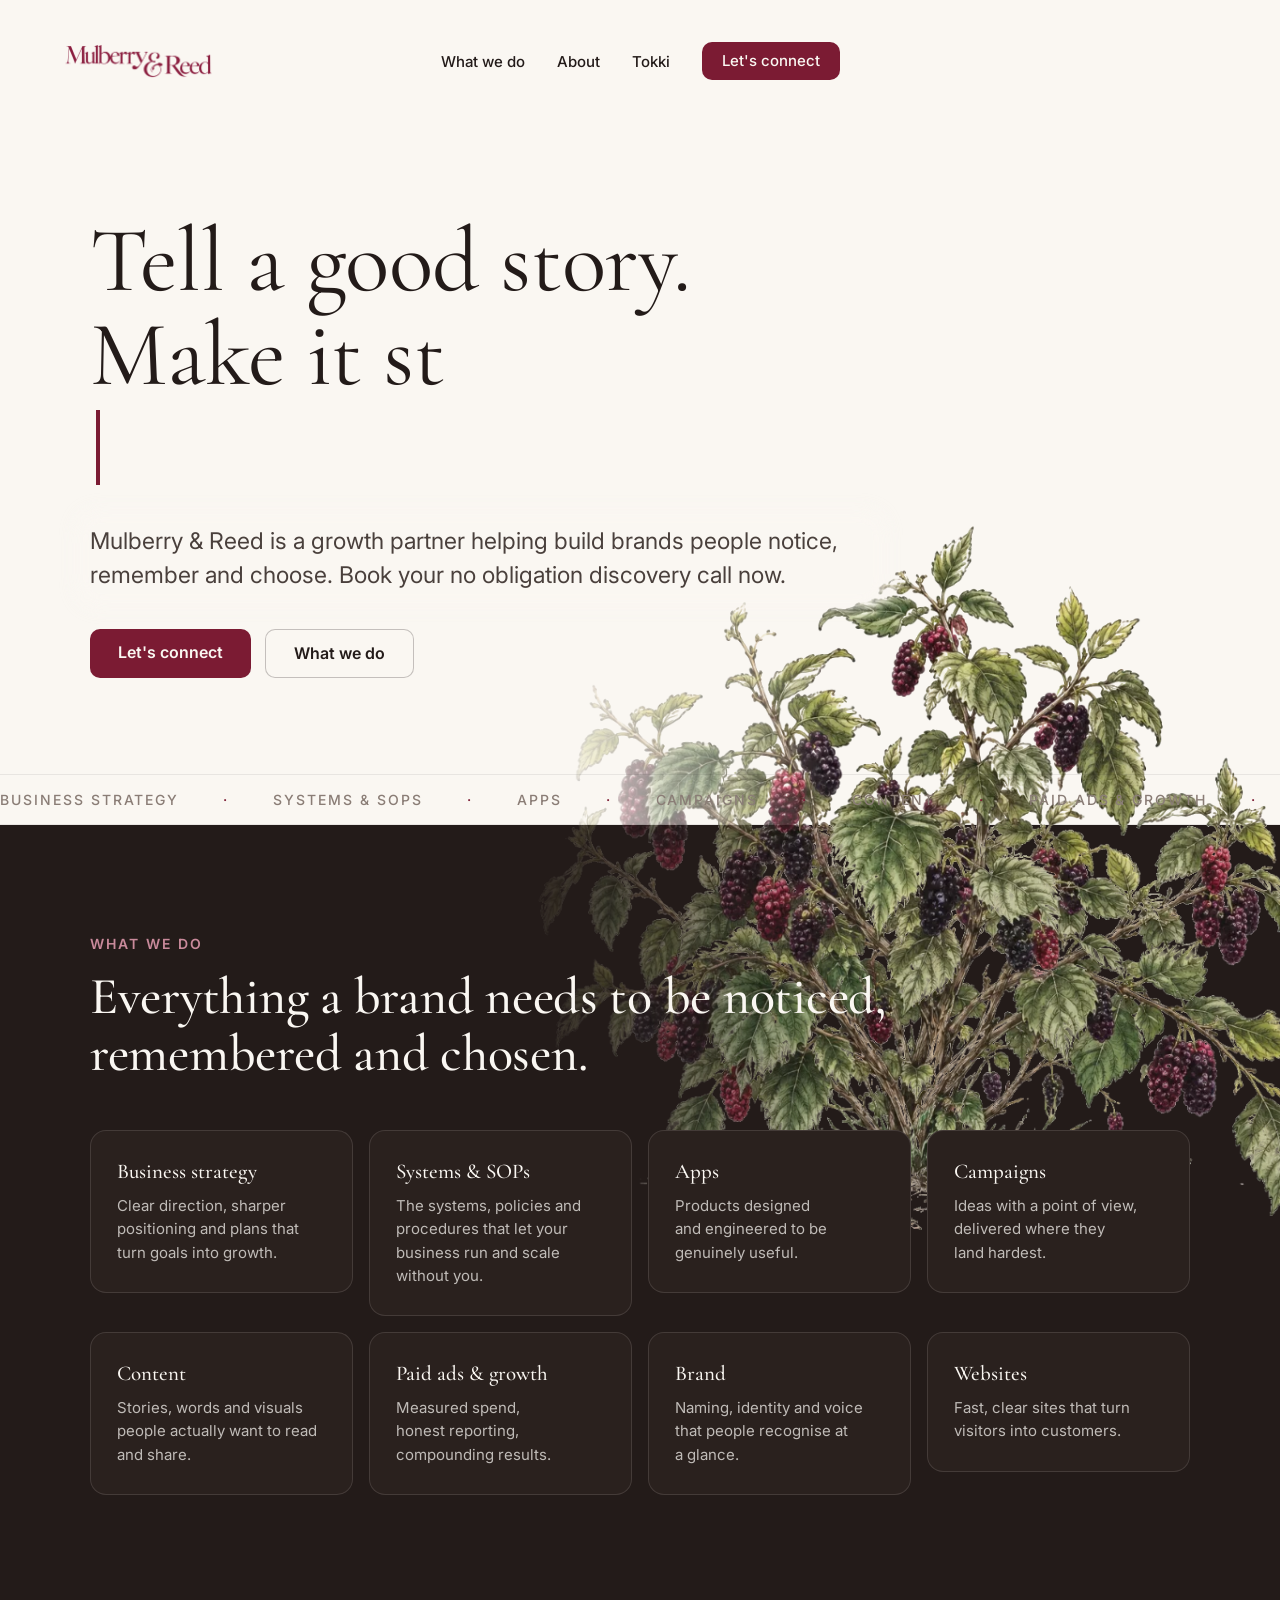
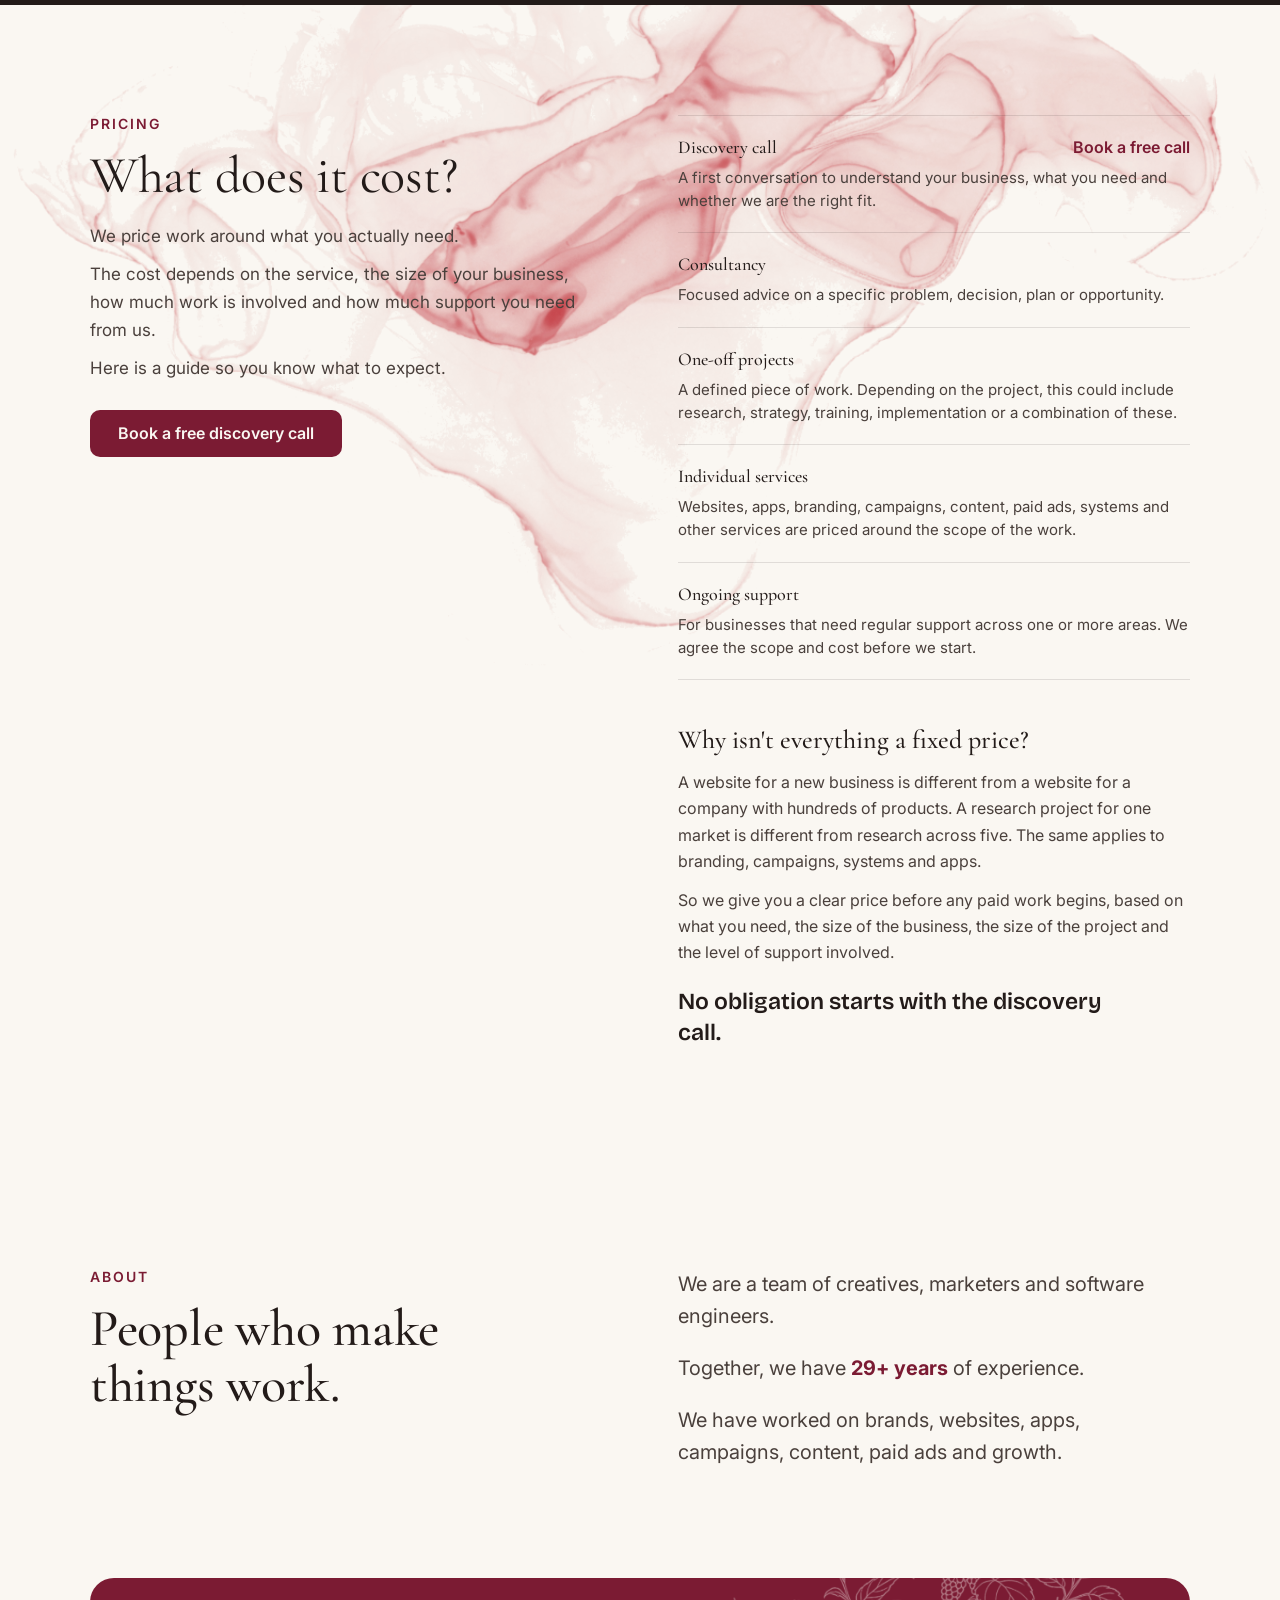
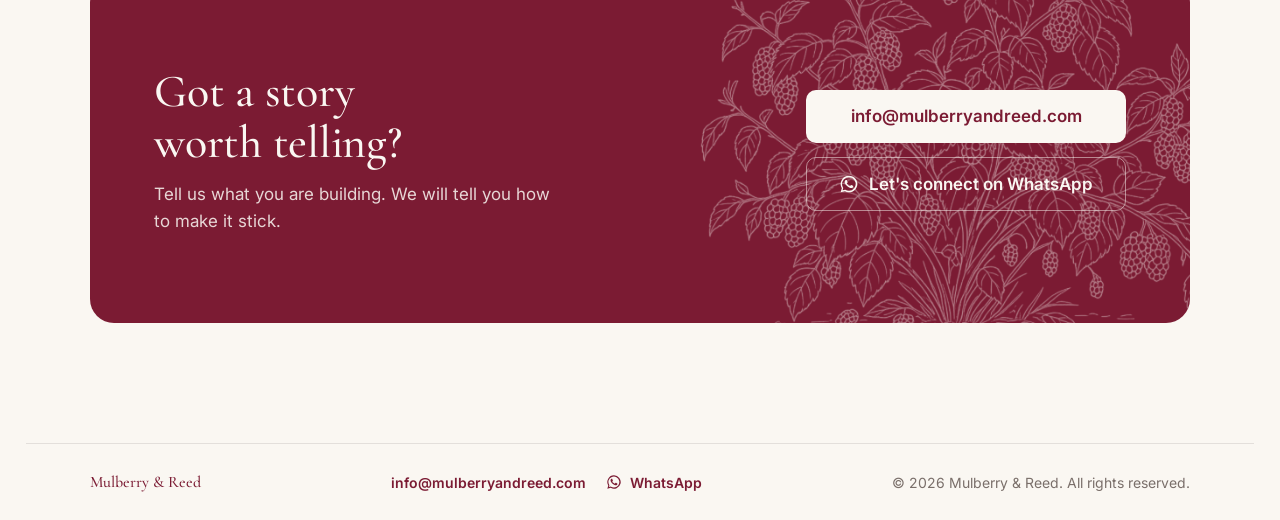
<file: index.html>
<!doctype html>
<html lang="en">
<head>
<meta charset="utf-8"><meta name="viewport" content="width=device-width, initial-scale=1">
<link rel="icon" href="data:image/svg+xml,%3Csvg xmlns=%22http://www.w3.org/2000/svg%22 viewBox=%220 0 100 100%22%3E%3Crect width=%22100%22 height=%22100%22 fill=%22%23FAF7F2%22/%3E%3Ctext x=%2250%22 y=%2262%22 text-anchor=%22middle%22 font-family=%22Georgia,serif%22 font-size=%2234%22 fill=%22%237B1B33%22%3EM%26amp;R%3C/text%3E%3C/svg%3E">
<link rel="preconnect" href="https://fonts.googleapis.com"><link rel="preconnect" href="https://fonts.gstatic.com" crossorigin>
<link rel="stylesheet" href="https://fonts.googleapis.com/css2?family=Cormorant+Garamond:ital,wght@0,400;0,500;1,400&family=Inter:wght@400;500;600&family=Bricolage+Grotesque:wght@600&display=swap">
<title>Mulberry &amp; Reed</title>
<meta name="description" content="Mulberry &amp; Reed is a growth partner helping build brands people notice, remember and choose.">
  <script type="module" crossorigin src="./assets/index-BdRgzz8q.js"></script>
  <link rel="modulepreload" crossorigin href="./assets/Chrome-S3u_4Phd.js">
  <link rel="stylesheet" crossorigin href="./assets/Chrome-39Fp-Ons.css">
  <link rel="stylesheet" crossorigin href="./assets/index-BgvQ0B6Y.css">
</head>
<body><div id="root"></div></body>
</html>
</file>
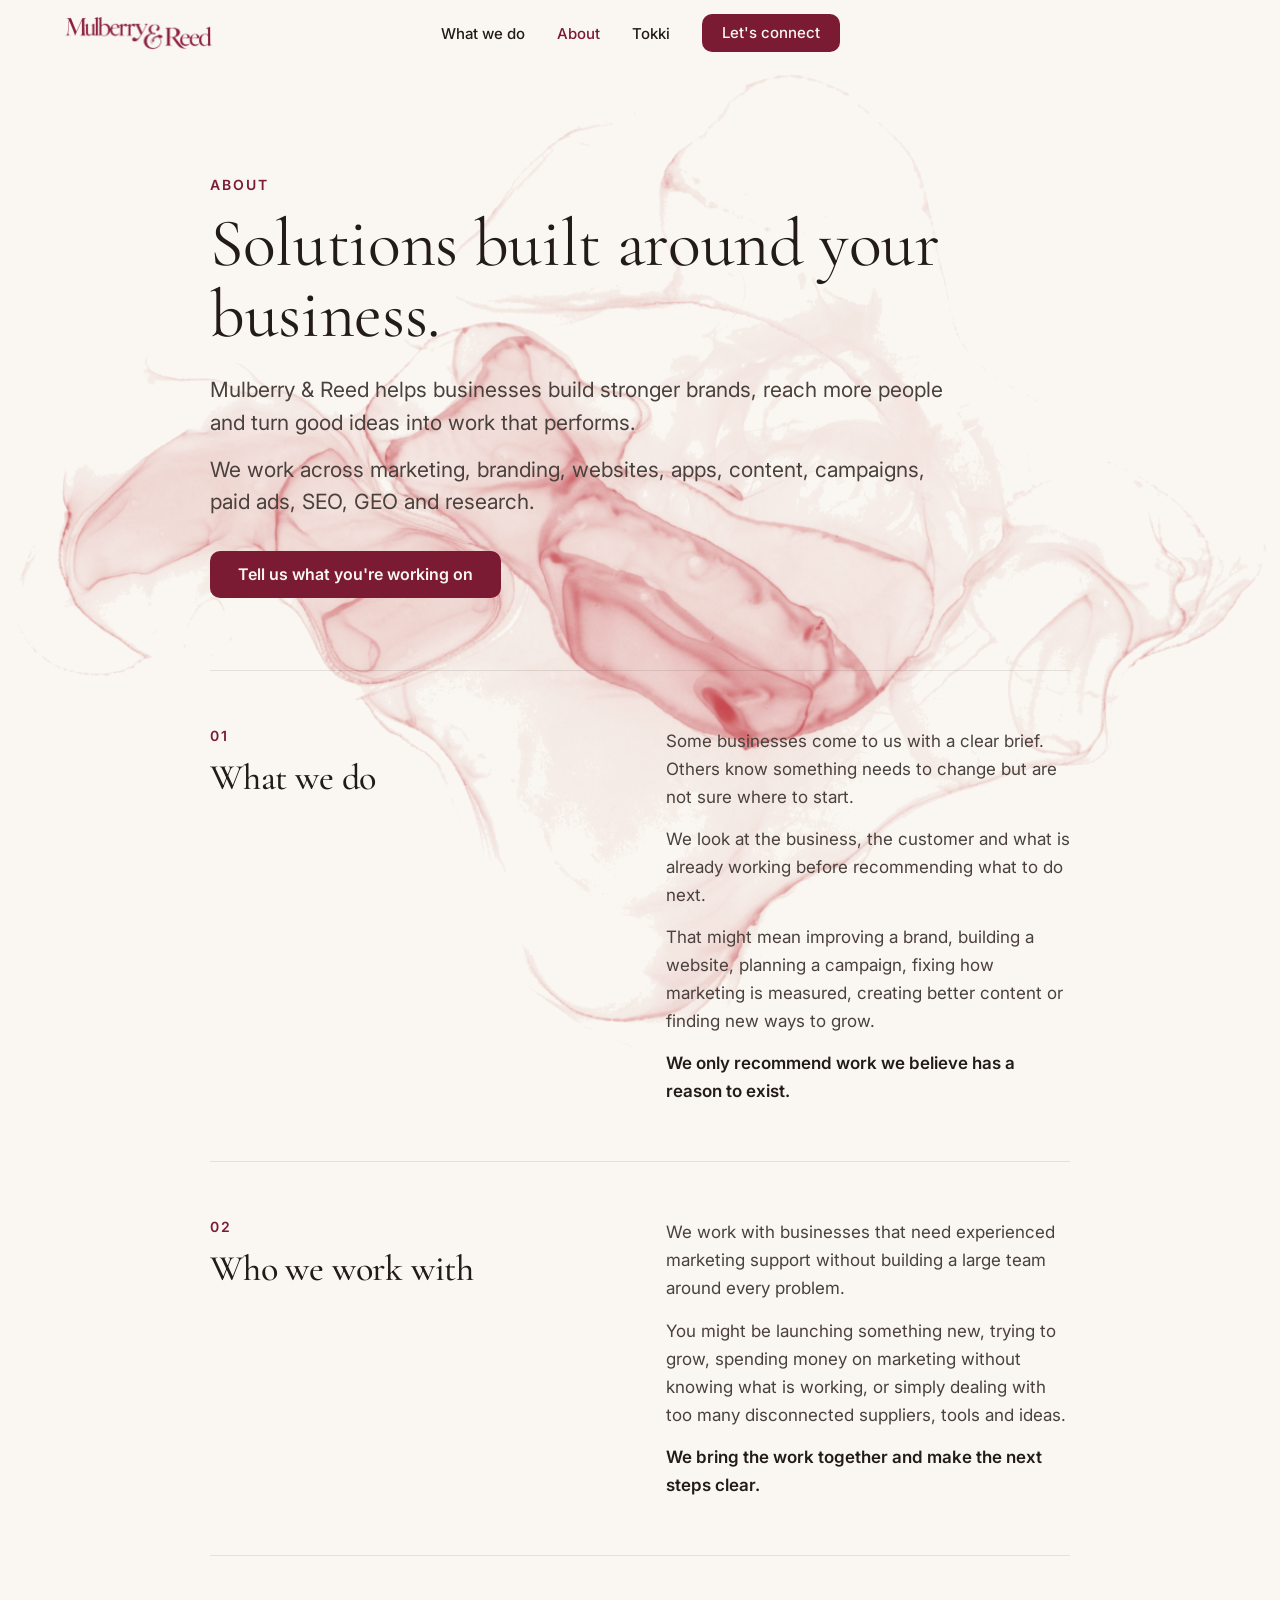
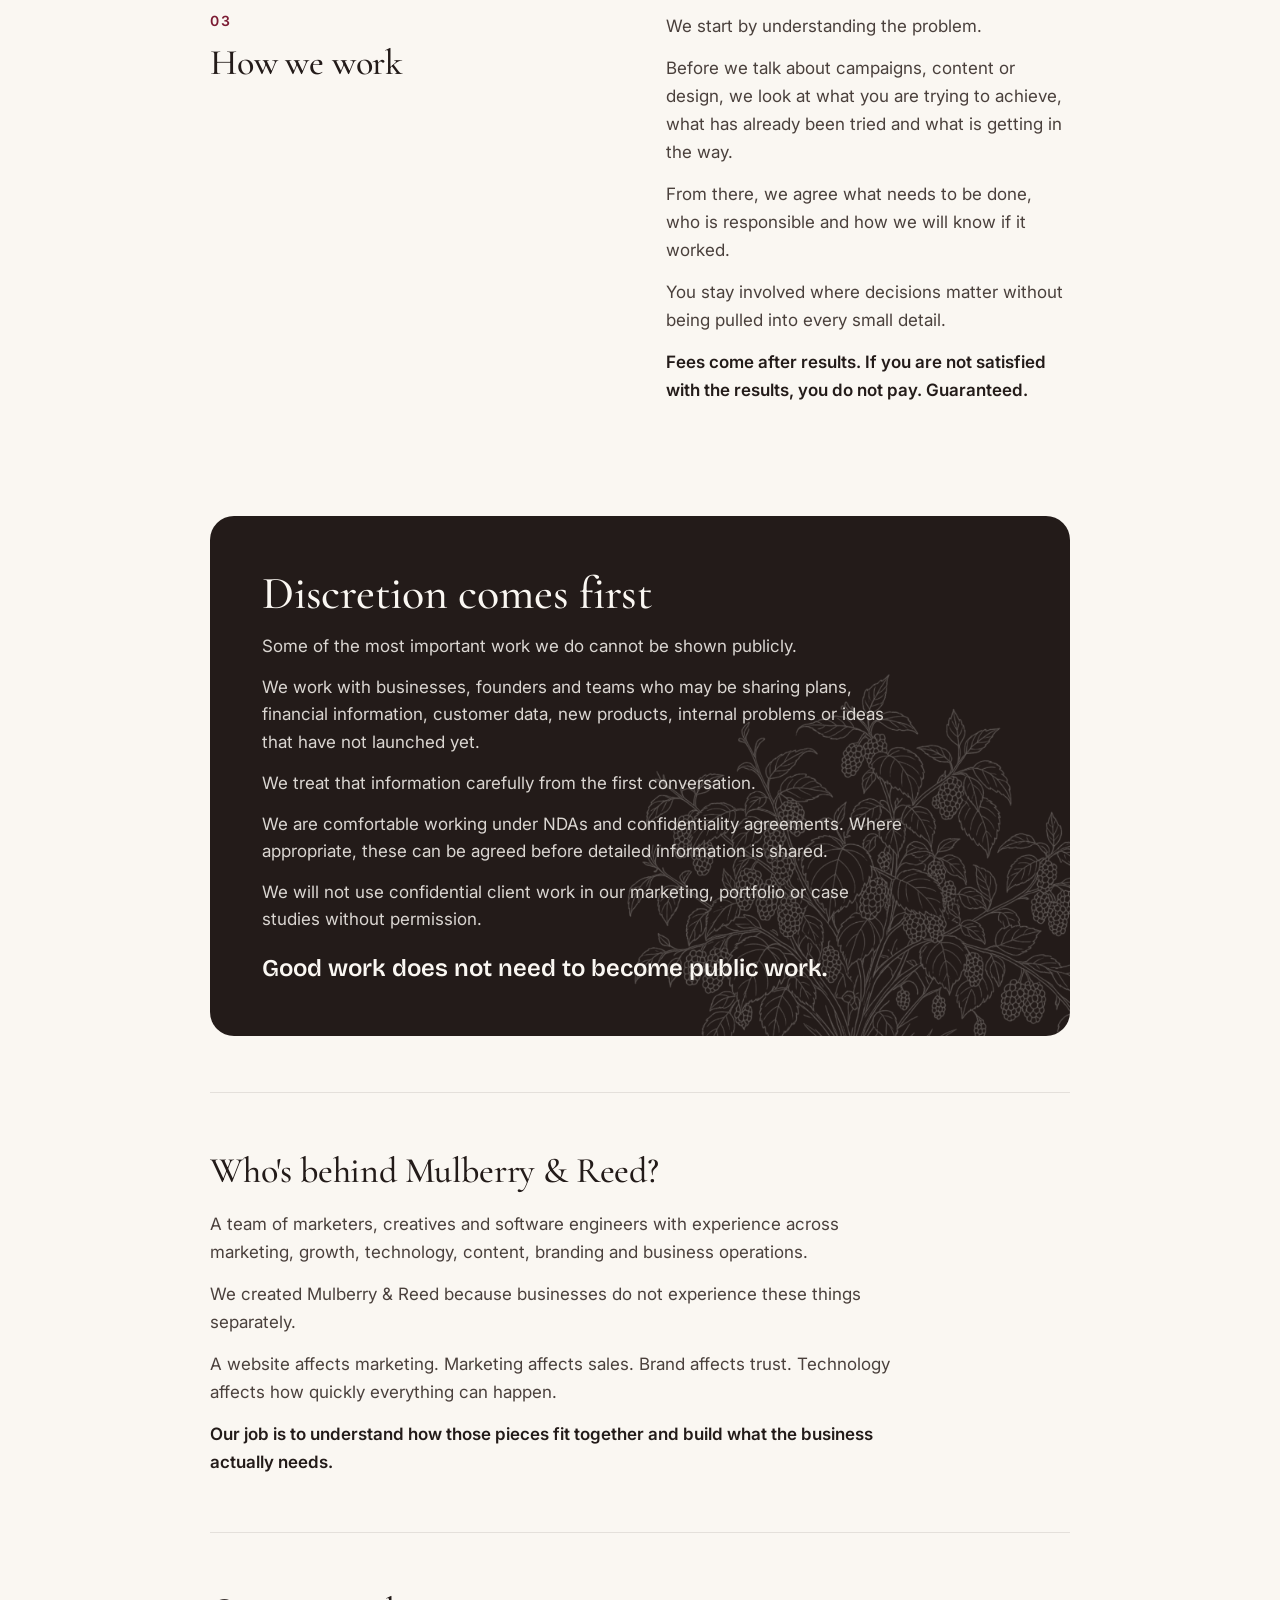
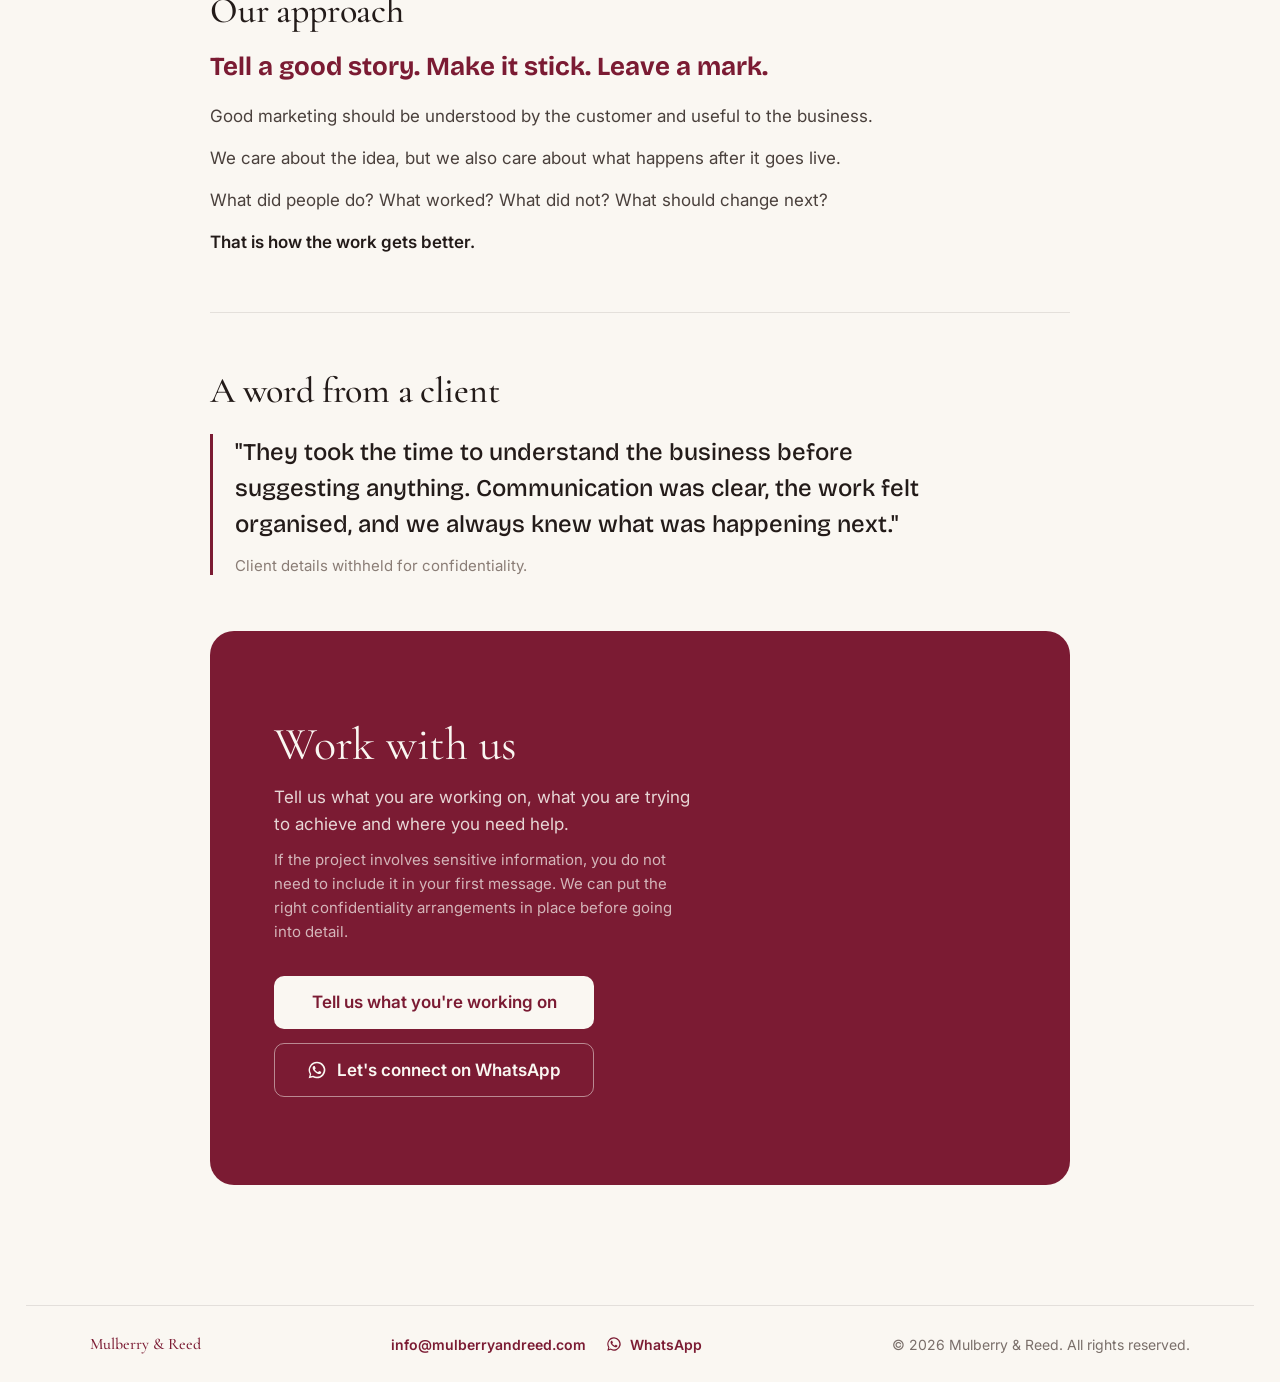
<file: about.html>
<!doctype html>
<html lang="en">
<head>
<meta charset="utf-8"><meta name="viewport" content="width=device-width, initial-scale=1">
<link rel="icon" href="data:image/svg+xml,%3Csvg xmlns=%22http://www.w3.org/2000/svg%22 viewBox=%220 0 100 100%22%3E%3Crect width=%22100%22 height=%22100%22 fill=%22%23FAF7F2%22/%3E%3Ctext x=%2250%22 y=%2262%22 text-anchor=%22middle%22 font-family=%22Georgia,serif%22 font-size=%2234%22 fill=%22%237B1B33%22%3EM%26amp;R%3C/text%3E%3C/svg%3E">
<link rel="preconnect" href="https://fonts.googleapis.com"><link rel="preconnect" href="https://fonts.gstatic.com" crossorigin>
<link rel="stylesheet" href="https://fonts.googleapis.com/css2?family=Cormorant+Garamond:ital,wght@0,400;0,500;1,400&family=Inter:wght@400;500;600&family=Bricolage+Grotesque:wght@600&display=swap">
<title>About — Mulberry &amp; Reed</title>
<meta name="description" content="Solutions built around your business.">
  <script type="module" crossorigin src="./assets/about-C4JB9OCu.js"></script>
  <link rel="modulepreload" crossorigin href="./assets/Chrome-S3u_4Phd.js">
  <link rel="stylesheet" crossorigin href="./assets/Chrome-39Fp-Ons.css">
</head>
<body><div id="root"></div></body>
</html>
</file>
<file: assets/Chrome-39Fp-Ons.css>
@font-face{font-family:KOSansAr;src:url(./KOSans-Thin-DN9vY0C1.otf) format("opentype");font-weight:100;font-display:block}@font-face{font-family:KOSansAr;src:url(./KOSans-ExtraLight-Nbz1XB18.otf) format("opentype");font-weight:200;font-display:block}@font-face{font-family:KOSansAr;src:url(./KOSans-Light-nRBXGKPF.otf) format("opentype");font-weight:300;font-display:block}@font-face{font-family:KOSansAr;src:url(./KOSans-Regular-B_kNYyw5.otf) format("opentype");font-weight:400;font-display:block}@font-face{font-family:KOSansAr;src:url(./KOSans-Medium-CU_j7t-_.otf) format("opentype");font-weight:500;font-display:block}@font-face{font-family:KOSansAr;src:url(./KOSans-SemiBold-DvAskdR2.otf) format("opentype");font-weight:600;font-display:block}@font-face{font-family:KOSansAr;src:url(./KOSans-Bold-ByOMtQcp.otf) format("opentype");font-weight:700;font-display:block}@font-face{font-family:"Thmanyah Serif Display";src:url(./thmanyahserifdisplay-Medium-CJTlQzg7.otf) format("opentype");font-weight:500;font-display:swap}:root{--font-arabic-display:"Thmanyah Serif Display","Amiri",serif;--font-arabic-text:"Thmanyah Serif Text","Amiri",serif}:root{--paper:#FAF7F2;--ink:#231B19;--ink-2:#4A403C;--ink-3:#6A5F5A;--ink-4:#7A6F6A;--ink-5:#8A7D76;--berry:#7B1B33;--berry-deep:#5E1226;--berry-press:#571022;--rose:#C98A9B;--espresso:#231B19;--espresso-2:#2A211E;--espresso-3:#332824;--oat-1:#EFE8DD;--oat-hover:#F2ECE1;--oat-card:#F1EBE2;--berry-deep-hover:#3F0B18;--ink-article:#3A312E;--oat-2:#E7DDCE;--oat-ink:#A2937F;--mulberry:#2E0F2D;--ripe-berry:#8B1E3F;--red-berry:#C8223F;--pink-berry:#E07A7A;--white-mulberry:#F4E9D7;--leaf-green:#3E7D32;--fresh-leaf:#8FBF5B;--forest-green:#1F4D2B;--deep-mulberry:#180A1A;--plum:#4B1F4A;--berry-pink:#A6385B;--soft-coral:#F2A7A1;--blush:#F9D7D2;--young-leaf:#CFE3A1;--olive:#6B8F3E;--sage:#A7C193;--earth:#3A322A;--stone:#A89B8C;--sand:#E8DDC9;--light:#FAF8F2;--gradient-mulberry:linear-gradient(135deg,#2E0F2D 0%,#8B1E3F 60%,#C8223F 100%);--gradient-berry:linear-gradient(135deg,#C8223F 0%,#F2A7A1 100%);--gradient-leaf:linear-gradient(135deg,#3E7D32 0%,#CFE3A1 100%);--gradient-natural:linear-gradient(135deg,#F4E9D7 0%,#6B8F3E 100%);--surface-page:var(--paper);--surface-dark:var(--espresso);--surface-dark-card:var(--espresso-2);--surface-dark-card-hover:var(--espresso-3);--surface-accent:var(--berry);--surface-placeholder:var(--oat-1);--text-strong:var(--ink);--text-body:var(--ink-2);--text-muted:var(--ink-3);--text-subtle:var(--ink-4);--text-quiet:var(--ink-5);--text-inverse:var(--paper);--text-inverse-muted:rgba(250,247,242,.72);--text-accent:var(--berry);--text-accent-on-dark:var(--rose);--action-primary:var(--berry);--action-primary-hover:var(--berry-press);--action-fg:var(--paper);--border-hairline:rgba(35,27,25,.08);--border-default:rgba(35,27,25,.12);--border-button:rgba(35,27,25,.25);--border-input:rgba(35,27,25,.14);--border-pill:rgba(35,27,25,.16);--border-callout:rgba(94,18,38,.18);--border-on-dark:rgba(250,247,242,.12);--border-on-accent:rgba(250,247,242,.5);--nav-glass:rgba(250,247,242,.92)}:root{--font-display:"Cormorant Garamond",Garamond,"Times New Roman",serif;--font-sans:"Inter",system-ui,sans-serif;--font-accent:"Bricolage Grotesque","Inter",sans-serif;--text-hero:clamp(40px,7.5vw,92px);--text-h2:clamp(28px,4.5vw,52px);--text-h2-panel:clamp(28px,4vw,46px);--text-h3:clamp(21px,2.6vw,26px);--text-card-title:21px;--text-post-title:22px;--text-lead:clamp(18px,2.2vw,23px);--text-about:clamp(17px,1.9vw,20px);--text-body-l:17px;--text-body:16px;--text-body-s:15px;--text-eyebrow:14px;--text-meta:13px;--leading-hero:1.02;--leading-heading:1.08;--leading-title:1.2;--leading-body:1.65;--leading-card:1.55;--tracking-heading:-.005em;--tracking-eyebrow:.14em;--tracking-meta:.08em}:root{--space-1:4px;--space-2:8px;--space-3:14px;--space-4:16px;--space-5:20px;--space-6:28px;--space-7:36px;--space-8:48px;--section-pad-y:clamp(56px,9vw,110px);--section-pad-x:clamp(20px,5vw,64px);--hero-pad-top:clamp(56px,10vw,120px);--column-gap:clamp(32px,6vw,80px);--grid-gap:16px;--container-max:1100px;--sticky-offset:110px}:root{--radius-pill:10px;--radius-panel:24px;--radius-card:16px;--radius-menu:12px;--radius-soft:8px;--radius-round:50%;--shadow-menu:0 18px 30px -18px rgba(35,27,25,.25);--shadow-halo:0 0 18px 14px rgba(250,247,242,.85);--ease-out:cubic-bezier(.22,1,.36,1);--dur-fast:.2s;--dur-base:.25s;--dur-card:.3s;--dur-zoom:.7s;--dur-hero:.9s}html,body{margin:0;padding:0;background:var(--paper);overflow-x:clip}body{font-family:var(--font-sans);color:var(--ink);-webkit-font-smoothing:antialiased}a{color:var(--berry);text-decoration:none}a:hover{color:var(--berry-press)}::selection{background:var(--berry);color:var(--paper)}@keyframes mrHeroIn{0%{opacity:0;transform:translateY(26px)}to{opacity:1;transform:none}}@keyframes mrRise{0%{opacity:0;transform:translateY(34px)}to{opacity:1;transform:none}}@keyframes mrSwayA{0%,to{transform:rotate(0)}50%{transform:rotate(.5deg)}}@keyframes mrSwayB{0%,to{transform:rotate(0)}50%{transform:rotate(-.65deg) translateY(-2px)}}@keyframes mrStainIn{0%{opacity:0}to{opacity:1}}@keyframes mrFallDrop{to{transform:translateY(88px) scale(.9,.7);opacity:.85}}@keyframes mrCaret{0%,45%{opacity:1}50%,to{opacity:0}}.mr-hero{opacity:0;animation:mrHeroIn .9s cubic-bezier(.22,1,.36,1) forwards}@supports (animation-timeline:view()){.mr-reveal{animation:mrRise both;animation-timeline:view();animation-range:entry 5% entry 45%}}.mr-caret{display:inline-block;width:.045em;height:.82em;background:var(--berry);margin-left:.06em;vertical-align:-.08em;animation:mrCaret .9s steps(1) infinite}.mr-plant{position:absolute;bottom:-500px;right:max(-140px,-8vw);width:min(66vw,940px);aspect-ratio:1100/1005;pointer-events:none;z-index:2;-webkit-mask-image:linear-gradient(to right,rgba(0,0,0,0),#000 38%);mask-image:linear-gradient(to right,#0000,#000 38%)}.mr-plant img{position:absolute;top:0;right:0;bottom:0;left:0;width:100%;height:100%;display:block;-webkit-user-select:none;user-select:none;-webkit-user-drag:none}.mr-lean{position:absolute;top:0;right:0;bottom:0;left:0;transition:transform 1.4s cubic-bezier(.33,1,.68,1)}.mr-sway-a{position:absolute;top:0;right:0;bottom:0;left:0;animation:mrSwayA 9s ease-in-out infinite;transform-origin:50% 96%}.mr-sway-b{position:absolute;top:0;right:0;bottom:0;left:0;animation:mrSwayB 6.5s ease-in-out infinite;transform-origin:52% 100%;clip-path:inset(0 0 44% 0)}#top:hover .mr-lean-a{transform:rotate(.45deg)}#top:hover .mr-lean-b{transform:rotate(-.7deg) translateY(-2px)}.mr-berry{position:absolute;width:44px;height:44px;transform:translate(-50%,-50%);background:none;border:none;padding:0;cursor:pointer;pointer-events:auto;border-radius:50%}.mr-stain{position:absolute;mix-blend-mode:multiply;pointer-events:none;animation:mrStainIn .5s ease-out both}.mr-fall{position:absolute;width:11px;height:13px;border-radius:45% 55% 50% 50%/40% 40% 60% 60%;background:radial-gradient(circle at 35% 30%,#7b1b33,#2e0511 70%);animation:mrFallDrop .5s cubic-bezier(.55,0,.85,.4) forwards;pointer-events:none}@media(min-width:761px)and (max-width:1100px){.mr-plant{right:max(-160px,-16vw);width:62vw;bottom:-490px}}@media(max-width:760px){.mr-plant{bottom:-190px;right:-22vw;width:120vw;-webkit-mask-image:linear-gradient(to bottom,rgba(0,0,0,0),#000 16%);mask-image:linear-gradient(to bottom,#0000,#000 16%)}#top{padding-bottom:min(80vw,320px)!important}#top p.mr-hero{background:#faf7f2eb;border-radius:12px;padding:12px 14px}}@media(prefers-reduced-motion:reduce){.mr-hero{animation:none;opacity:1}.mr-reveal,.mr-sway-a,.mr-sway-b{animation:none}.mr-lean{transition:none}.mr-fall{display:none}}
</file>
<file: assets/index-BgvQ0B6Y.css>
html,body{background:#faf7f2}a[href].mr-btn,a[href][style*="999px"],[style*="border-radius: 999px"],a[href],button:not(.mr-berry),[style*=radius-pill]{border-radius:10px!important}html{scroll-behavior:smooth}.tk-ar{--paper:#FAF7F2;--oat-1:#FAF7F2;--espresso:#570228;--ink:#570228;--ink-2:#570228;--ink-4:#570228;--ink-5:#570228;--berry:#570228;--rose:#FFDBD1;--border-default:rgba(87,2,40,.25);--border-button:#570228;--nav-glass:#FAF7F2;--shadow-halo:none;--font-accent:var(--font-arabic-display);--font-display:"KOSansAr",sans-serif!important;--font-sans:"KOSansAr",sans-serif!important}.tk-faq summary{list-style:none;cursor:pointer}.tk-faq summary::-webkit-details-marker{display:none}.tk-faq[open] .tk-plus{transform:rotate(45deg)}.tk-plink{color:var(--ink);text-decoration:underline;text-decoration-color:#57022859;text-underline-offset:6px;text-decoration-thickness:1.5px}.tk-plink:hover{color:var(--berry);text-decoration-color:var(--berry)}.tk-plink .tk-parrow{color:var(--berry);transition:transform .2s}.tk-plink:hover .tk-parrow{transform:translate(-4px)}.tk-hk{position:absolute;top:.04em;font-size:.6em;line-height:1;color:#57022873;clip-path:inset(0 0 50% 0);pointer-events:none}.tk-scrib{stroke-dasharray:1;stroke-dashoffset:1}.tk-scrib.on{animation:tk-draw .9s cubic-bezier(.6,.1,.3,1) .2s forwards}@keyframes tk-draw{to{stroke-dashoffset:0}}@media(prefers-reduced-motion:reduce){.tk-scrib{stroke-dashoffset:0}}.tk-rtl .mr-plant{right:auto;left:-60px;bottom:0;width:min(48vw,660px);transform:scaleX(-1)}@media(min-width:761px)and (max-width:1100px){.tk-rtl .mr-plant{left:max(-140px,-14vw);width:50vw;bottom:0}}@media(max-width:760px){.tk-rtl .mr-plant{left:-22vw;width:120vw;bottom:0}.tk-links{display:none!important}}.tk-ar nav a,.tk-ar nav button{white-space:nowrap!important}.tk-ar nav{flex-wrap:wrap!important;row-gap:12px!important}@media(max-width:1100px){.tk-ar nav{gap:12px!important}.tk-ar nav a,.tk-ar nav button{font-size:14px!important;padding-left:12px!important;padding-right:12px!important}}.tk-ar h2{line-height:1.45!important}
</file>
